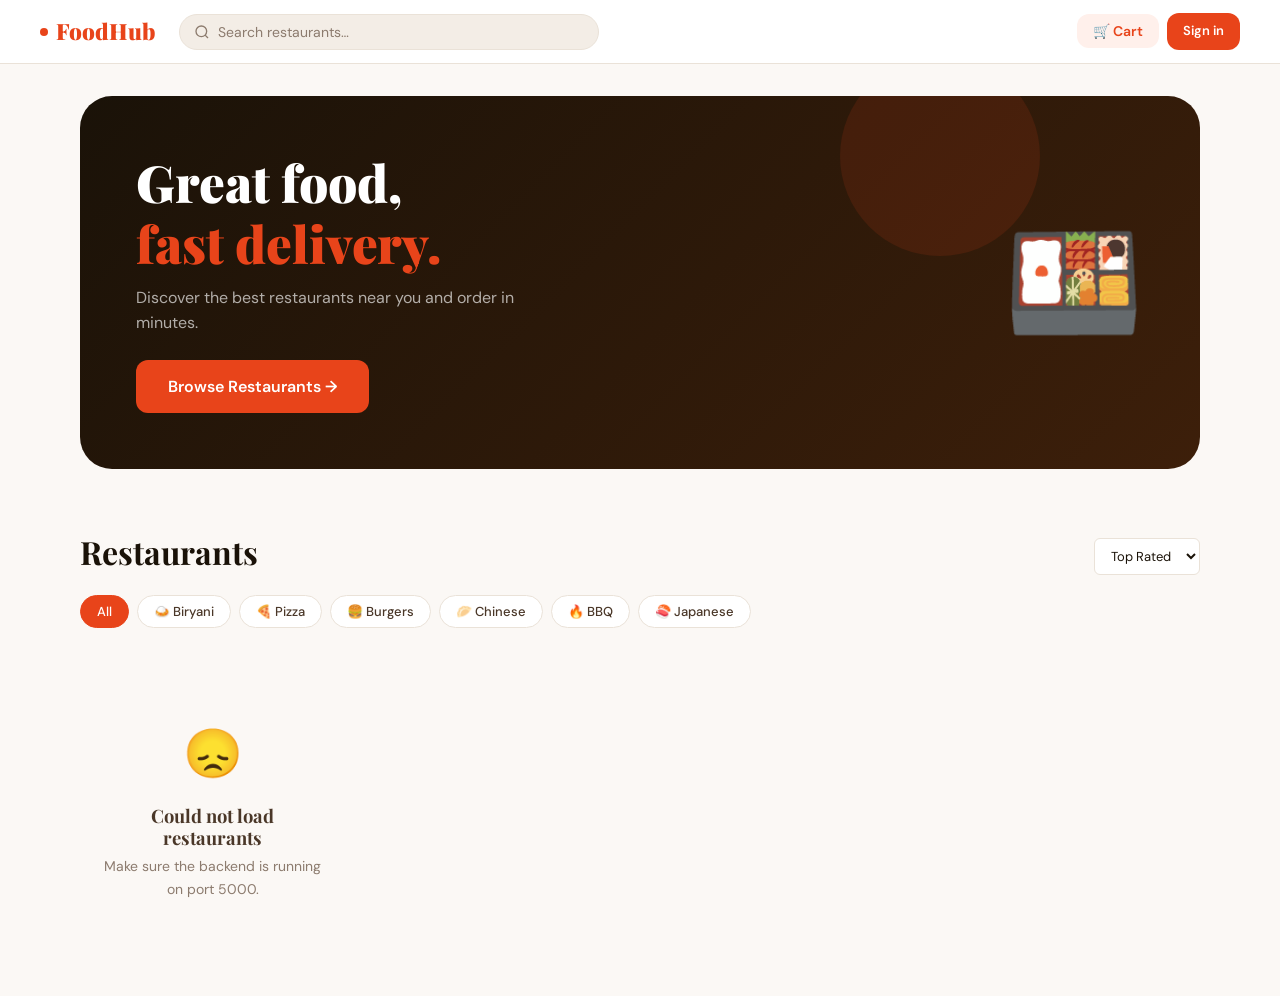
<file: index.html>
<!DOCTYPE html>
<html lang="en">
<head>
  <meta charset="UTF-8">
  <meta name="viewport" content="width=device-width, initial-scale=1.0">
  <title>FoodHub — Order food you love</title>
  <link rel="stylesheet" href="frontend/css/style.css">
</head>
<body>
<div id="app">

  <!-- Hero -->
  <section class="page" style="padding-bottom:0">
    <div class="hero">
      <div class="hero__text">
        <h1 class="hero__title">Great food,<br><span>fast delivery.</span></h1>
        <p class="hero__sub">Discover the best restaurants near you and order in minutes.</p>
        <button class="btn btn-primary btn-lg" onclick="document.getElementById('restaurants-section').scrollIntoView({behavior:'smooth'})">
          Browse Restaurants →
        </button>
      </div>
      <div class="hero__emoji">🍱</div>
    </div>
  </section>

  <!-- Restaurants section -->
  <section class="page" id="restaurants-section">
    <div class="section-heading" style="display:flex;align-items:flex-end;justify-content:space-between;flex-wrap:wrap;gap:12px">
      <div>
        <h2>Restaurants</h2>
        <p id="result-count" style="color:var(--ink-3);font-size:14px;margin-top:2px"></p>
      </div>
      <div style="display:flex;gap:8px;align-items:center">
        <select class="form-input" id="sort-select" style="width:auto;padding:8px 12px;font-size:13px">
          <option value="rating">Top Rated</option>
          <option value="name">A → Z</option>
        </select>
      </div>
    </div>

    <!-- Category chips -->
    <div class="filter-chips" id="category-chips">
      <button class="chip active" data-cat="">All</button>
      <button class="chip" data-cat="Biryani">🍛 Biryani</button>
      <button class="chip" data-cat="Pizza">🍕 Pizza</button>
      <button class="chip" data-cat="Burgers">🍔 Burgers</button>
      <button class="chip" data-cat="Chinese">🥟 Chinese</button>
      <button class="chip" data-cat="BBQ">🔥 BBQ</button>
      <button class="chip" data-cat="Japanese">🍣 Japanese</button>
    </div>

    <div id="restaurants-grid" class="restaurants-grid">
      <div class="loading-page"><div class="spinner"></div></div>
    </div>
  </section>
</div>

<script src="frontend/js/api.js"></script>
<script>
  renderNavbar('.');

  let allRestaurants = [];
  let activeCategory = '';
  let activeSort     = 'rating';

  // Read URL search param
  const urlQ = new URLSearchParams(location.search).get('q') || '';
  if (urlQ) {
    const inp = document.getElementById('nav-search-input');
    if (inp) inp.value = urlQ;
  }

  async function loadRestaurants() {
    const params = new URLSearchParams();
    if (urlQ)          params.set('q', urlQ);
    if (activeCategory) params.set('category', activeCategory);
    params.set('sort', activeSort);

    const grid = document.getElementById('restaurants-grid');
    grid.innerHTML = '<div class="loading-page"><div class="spinner"></div></div>';
    try {
      allRestaurants = await api.get(`/restaurants?${params}`);
      renderGrid(allRestaurants);
    } catch(e) {
      grid.innerHTML = `<div class="empty-state"><div class="empty-state__icon">😞</div><h3>Could not load restaurants</h3><p>Make sure the backend is running on port 5000.</p></div>`;
    }
  }

  function renderGrid(list) {
    const grid = document.getElementById('restaurants-grid');
    document.getElementById('result-count').textContent = `${list.length} restaurant${list.length !== 1 ? 's' : ''} found`;
    if (!list.length) {
      grid.innerHTML = `<div class="empty-state" style="grid-column:1/-1"><div class="empty-state__icon">🔍</div><h3>No results</h3><p>Try a different search or category.</p></div>`;
      return;
    }
    grid.innerHTML = list.map(r => `
      <div class="restaurant-card" onclick="window.location='frontend/pages/restaurant.html?id=${r.restaurant_id}'">
        <img class="restaurant-card__img" src="${r.image_url || 'https://images.unsplash.com/photo-1414235077428-338989a2e8c0?w=800&q=80'}" alt="${r.name}" loading="lazy">
        <div class="restaurant-card__body">
          <div style="display:flex;align-items:flex-start;justify-content:space-between;gap:8px;margin-bottom:6px">
            <h3 class="restaurant-card__name">${r.name}</h3>
            ${r.is_open ? '<span class="badge badge-green">Open</span>' : '<span class="badge badge-gray">Closed</span>'}
          </div>
          <div class="restaurant-card__meta">
            <span class="restaurant-card__rating">★ ${r.rating.toFixed(1)}</span>
            <span>·</span>
            <span class="restaurant-card__badge">${r.category || 'Restaurant'}</span>
            <span>·</span>
            <span>${r.location || ''}</span>
          </div>
          ${r.description ? `<p style="font-size:13px;color:var(--ink-3);margin-top:8px;line-height:1.4;display:-webkit-box;-webkit-line-clamp:2;-webkit-box-orient:vertical;overflow:hidden">${r.description}</p>` : ''}
        </div>
      </div>
    `).join('');
  }

  // Category chips
  document.getElementById('category-chips').addEventListener('click', e => {
    const chip = e.target.closest('.chip');
    if (!chip) return;
    qsa('.chip').forEach(c => c.classList.remove('active'));
    chip.classList.add('active');
    activeCategory = chip.dataset.cat;
    loadRestaurants();
  });

  // Sort
  document.getElementById('sort-select').addEventListener('change', e => {
    activeSort = e.target.value;
    loadRestaurants();
  });

  loadRestaurants();
</script>
</body>
</html>
</file>
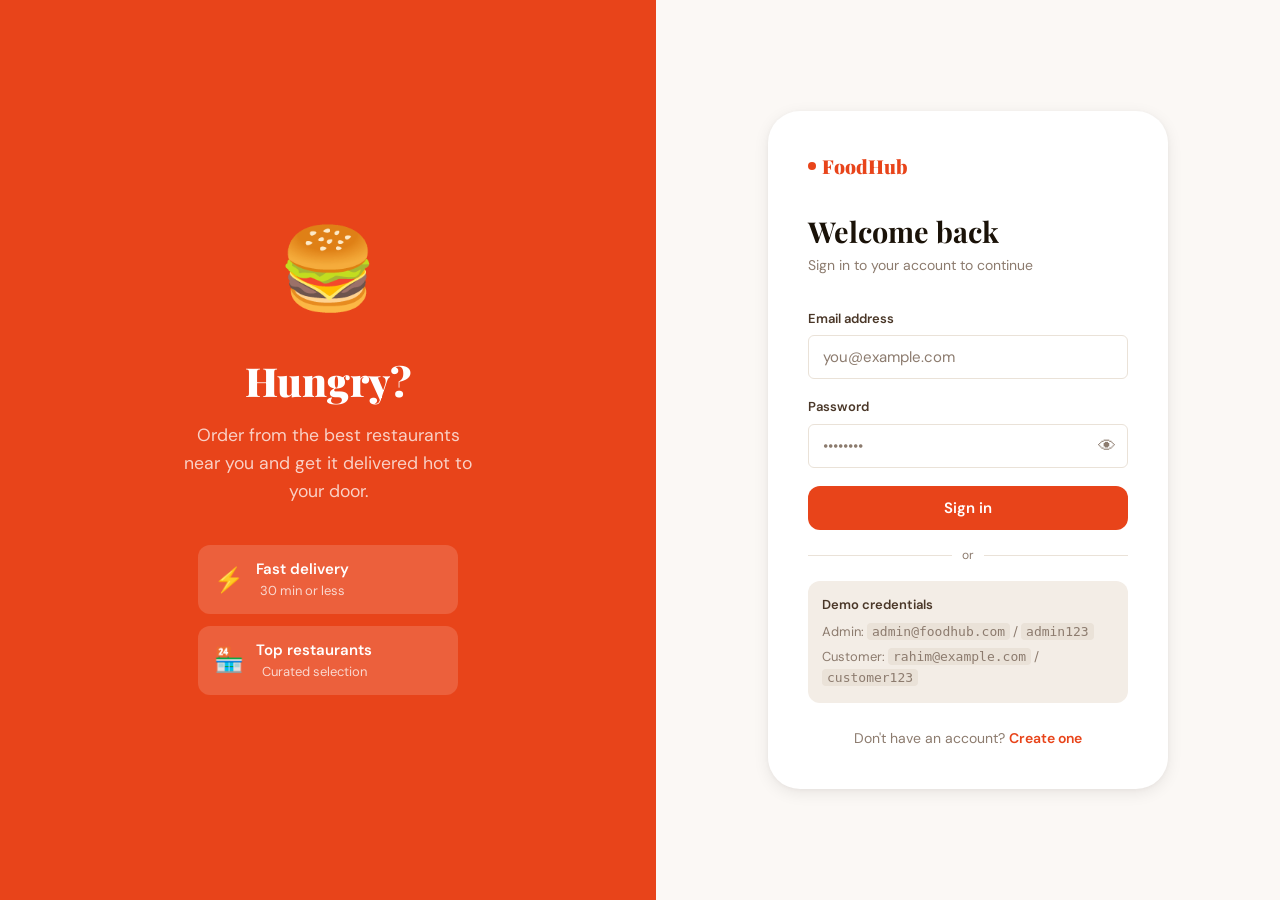
<file: frontend/pages/admin.html>
<!DOCTYPE html>
<html lang="en">
<head>
  <meta charset="UTF-8">
  <meta name="viewport" content="width=device-width, initial-scale=1.0">
  <title>Admin Panel — FoodHub</title>
  <link rel="stylesheet" href="../css/style.css">
</head>
<body>
<div class="page">
  <div style="display:flex;align-items:center;justify-content:space-between;margin-bottom:28px;flex-wrap:wrap;gap:12px">
    <div>
      <h2>Admin Panel</h2>
      <p style="color:var(--ink-3);font-size:14px;margin-top:4px">Manage restaurants, menu items and orders</p>
    </div>
    <span class="badge badge-brand" style="font-size:13px;padding:6px 14px">⚙️ Admin</span>
  </div>

  <!-- Stats -->
  <div style="display:grid;grid-template-columns:repeat(auto-fit,minmax(160px,1fr));gap:14px;margin-bottom:32px" id="stats-grid">
    <div class="admin-stat"><div class="admin-stat__val" id="s-orders">—</div><div class="admin-stat__label">Total Orders</div></div>
    <div class="admin-stat" style="border-color:var(--green)"><div class="admin-stat__val" id="s-delivered">—</div><div class="admin-stat__label">Delivered</div></div>
    <div class="admin-stat" style="border-color:var(--amber)"><div class="admin-stat__val" id="s-pending">—</div><div class="admin-stat__label">Pending</div></div>
    <div class="admin-stat" style="border-color:#7C3AED"><div class="admin-stat__val" id="s-restaurants">—</div><div class="admin-stat__label">Restaurants</div></div>
  </div>

  <!-- Tabs -->
  <div style="display:flex;gap:0;border-bottom:2px solid var(--border);margin-bottom:24px">
    <button class="admin-tab active" onclick="switchTab('orders')" id="tab-orders">Orders</button>
    <button class="admin-tab" onclick="switchTab('restaurants')" id="tab-restaurants">Restaurants</button>
    <button class="admin-tab" onclick="switchTab('items')" id="tab-items">Food Items</button>
  </div>

  <div id="tab-content">
    <div class="loading-page"><div class="spinner"></div></div>
  </div>
</div>

<!-- Restaurant modal -->
<div class="modal-overlay" id="restaurant-modal">
  <div class="modal">
    <div class="modal__head">
      <h3 id="rm-title">Add Restaurant</h3>
      <button class="modal__close" onclick="closeModal('restaurant-modal')">✕</button>
    </div>
    <form onsubmit="saveRestaurant(event)">
      <input type="hidden" id="rm-id">
      <div class="form-group"><label class="form-label">Name*</label><input class="form-input" id="rm-name" required></div>
      <div class="form-group"><label class="form-label">Location</label><input class="form-input" id="rm-location"></div>
      <div class="form-group"><label class="form-label">Category</label><input class="form-input" id="rm-category" placeholder="Biryani, Pizza, Burgers…"></div>
      <div class="form-group"><label class="form-label">Rating (0-5)</label><input class="form-input" id="rm-rating" type="number" min="0" max="5" step="0.1" value="4.0"></div>
      <div class="form-group"><label class="form-label">Image URL</label><input class="form-input" id="rm-image" placeholder="https://images.unsplash.com/…"></div>
      <div class="form-group"><label class="form-label">Description</label><textarea class="form-input" id="rm-desc" rows="2" style="resize:none"></textarea></div>
      <div style="display:flex;gap:10px;justify-content:flex-end;margin-top:8px">
        <button type="button" class="btn btn-ghost" onclick="closeModal('restaurant-modal')">Cancel</button>
        <button type="submit" class="btn btn-primary" id="rm-save-btn">Save</button>
      </div>
    </form>
  </div>
</div>

<!-- Food item modal -->
<div class="modal-overlay" id="item-modal">
  <div class="modal">
    <div class="modal__head">
      <h3 id="im-title">Add Food Item</h3>
      <button class="modal__close" onclick="closeModal('item-modal')">✕</button>
    </div>
    <form onsubmit="saveItem(event)">
      <input type="hidden" id="im-id">
      <div class="form-group">
        <label class="form-label">Restaurant*</label>
        <select class="form-input" id="im-restaurant" required style="font-size:14px"></select>
      </div>
      <div class="form-group"><label class="form-label">Name*</label><input class="form-input" id="im-name" required></div>
      <div class="form-group"><label class="form-label">Price (৳)*</label><input class="form-input" id="im-price" type="number" min="0" step="1" required></div>
      <div class="form-group"><label class="form-label">Category</label><input class="form-input" id="im-category" placeholder="Main, Sides, Drinks…"></div>
      <div class="form-group"><label class="form-label">Description</label><textarea class="form-input" id="im-desc" rows="2" style="resize:none"></textarea></div>
      <div class="form-group"><label class="form-label">Image URL</label><input class="form-input" id="im-image"></div>
      <div style="display:flex;gap:10px;justify-content:flex-end;margin-top:8px">
        <button type="button" class="btn btn-ghost" onclick="closeModal('item-modal')">Cancel</button>
        <button type="submit" class="btn btn-primary" id="im-save-btn">Save</button>
      </div>
    </form>
  </div>
</div>

<style>
  .admin-tab {
    padding: 10px 20px; font-size: 14px; font-weight: 600;
    background: none; border: none; color: var(--ink-3); cursor: pointer;
    border-bottom: 2px solid transparent; margin-bottom: -2px; transition: all .15s;
  }
  .admin-tab:hover { color: var(--ink-2); }
  .admin-tab.active { color: var(--brand); border-bottom-color: var(--brand); }
</style>

<script src="../js/api.js"></script>
<script>
  renderNavbar('..');
  if (!requireAdmin()) void 0;

  let currentTab = 'orders';
  let allRestaurantsCache = [];

  async function init() {
    await loadStats();
    switchTab('orders');
  }

  async function loadStats() {
    try {
      const [orders, restaurants] = await Promise.all([api.get('/orders'), api.get('/restaurants')]);
      document.getElementById('s-orders').textContent = orders.length;
      document.getElementById('s-delivered').textContent = orders.filter(o => o.status === 'delivered').length;
      document.getElementById('s-pending').textContent = orders.filter(o => o.status === 'pending').length;
      document.getElementById('s-restaurants').textContent = restaurants.length;
      allRestaurantsCache = restaurants;
    } catch(e) {}
  }

  function switchTab(tab) {
    currentTab = tab;
    document.querySelectorAll('.admin-tab').forEach(t => t.classList.remove('active'));
    document.getElementById(`tab-${tab}`).classList.add('active');
    loadTab(tab);
  }

  async function loadTab(tab) {
    const content = document.getElementById('tab-content');
    content.innerHTML = '<div class="loading-page"><div class="spinner"></div></div>';
    try {
      if (tab === 'orders') await renderOrders();
      else if (tab === 'restaurants') await renderRestaurants();
      else if (tab === 'items') await renderItems();
    } catch(e) {
      content.innerHTML = `<div class="empty-state"><div class="empty-state__icon">⚠️</div><h3>Error loading data</h3><p>${e.message}</p></div>`;
    }
  }

  // ── Orders tab ─────────────────────────────────────────────
  async function renderOrders() {
    const orders = await api.get('/orders');
    const content = document.getElementById('tab-content');
    if (!orders.length) {
      content.innerHTML = `<div class="empty-state"><div class="empty-state__icon">📦</div><h3>No orders yet</h3></div>`;
      return;
    }
    content.innerHTML = `
      <div style="overflow-x:auto">
        <table class="admin-table">
          <thead>
            <tr><th>Order ID</th><th>Customer</th><th>Items</th><th>Total</th><th>Status</th><th>Date</th><th>Actions</th></tr>
          </thead>
          <tbody>
            ${orders.map(o => `
              <tr>
                <td><strong>#${o.order_id}</strong></td>
                <td style="font-size:13px;color:var(--ink-3)">User #${o.user_id}</td>
                <td style="font-size:13px">${(o.items||[]).length} item(s)</td>
                <td style="font-weight:700;color:var(--brand)">৳${o.total_price.toFixed(0)}</td>
                <td><span class="badge ${`status-${o.status}`}">${statusLabel(o.status)}</span></td>
                <td style="font-size:12px;color:var(--ink-3)">${new Date(o.created_at).toLocaleDateString()}</td>
                <td>
                  <select onchange="updateOrderStatus(${o.order_id}, this.value)" style="padding:5px 8px;border-radius:6px;border:1px solid var(--border);font-size:12px;background:var(--surface);cursor:pointer">
                    <option value="">Change status</option>
                    <option value="pending">Pending</option>
                    <option value="accepted">Accepted</option>
                    <option value="preparing">Preparing</option>
                    <option value="out_for_delivery">On the way</option>
                    <option value="delivered">Delivered</option>
                    <option value="cancelled">Cancelled</option>
                  </select>
                </td>
              </tr>
            `).join('')}
          </tbody>
        </table>
      </div>`;
  }

  async function updateOrderStatus(oid, status) {
    if (!status) return;
    try {
      await api.put(`/orders/${oid}/status`, { status });
      showToast(`Order #${oid} marked as ${statusLabel(status)}`, 'success');
      renderOrders();
      loadStats();
    } catch(e) { showToast(e.message, 'error'); }
  }

  // ── Restaurants tab ────────────────────────────────────────
  async function renderRestaurants() {
    const list = await api.get('/restaurants');
    allRestaurantsCache = list;
    const content = document.getElementById('tab-content');
    content.innerHTML = `
      <div style="display:flex;justify-content:flex-end;margin-bottom:16px">
        <button class="btn btn-primary btn-sm" onclick="openRestaurantModal()">+ Add Restaurant</button>
      </div>
      <div style="overflow-x:auto">
        <table class="admin-table">
          <thead><tr><th>Name</th><th>Category</th><th>Location</th><th>Rating</th><th>Status</th><th>Actions</th></tr></thead>
          <tbody>
            ${list.map(r => `
              <tr>
                <td>
                  <div style="display:flex;align-items:center;gap:10px">
                    <img src="${r.image_url || ''}" style="width:38px;height:38px;border-radius:8px;object-fit:cover;background:var(--surface-3)">
                    <strong>${r.name}</strong>
                  </div>
                </td>
                <td><span class="badge badge-brand" style="font-size:11px">${r.category || '—'}</span></td>
                <td style="font-size:13px;color:var(--ink-3)">${r.location || '—'}</td>
                <td><span style="color:var(--amber);font-weight:600">★ ${r.rating.toFixed(1)}</span></td>
                <td>${r.is_open ? '<span class="badge badge-green">Open</span>' : '<span class="badge badge-gray">Closed</span>'}</td>
                <td>
                  <div style="display:flex;gap:6px">
                    <button class="btn btn-ghost btn-sm" onclick="editRestaurant(${JSON.stringify(r).replace(/"/g,'&quot;')})">Edit</button>
                    <button class="btn btn-danger btn-sm" onclick="deleteRestaurant(${r.restaurant_id})">Delete</button>
                  </div>
                </td>
              </tr>
            `).join('')}
          </tbody>
        </table>
      </div>`;
  }

  function openRestaurantModal(r = null) {
    document.getElementById('rm-title').textContent = r ? 'Edit Restaurant' : 'Add Restaurant';
    document.getElementById('rm-id').value       = r?.restaurant_id || '';
    document.getElementById('rm-name').value     = r?.name || '';
    document.getElementById('rm-location').value = r?.location || '';
    document.getElementById('rm-category').value = r?.category || '';
    document.getElementById('rm-rating').value   = r?.rating || 4.0;
    document.getElementById('rm-image').value    = r?.image_url || '';
    document.getElementById('rm-desc').value     = r?.description || '';
    document.getElementById('restaurant-modal').classList.add('open');
  }

  function editRestaurant(r) { openRestaurantModal(r); }

  async function saveRestaurant(e) {
    e.preventDefault();
    const id = document.getElementById('rm-id').value;
    const body = {
      name: document.getElementById('rm-name').value,
      location: document.getElementById('rm-location').value,
      category: document.getElementById('rm-category').value,
      rating: parseFloat(document.getElementById('rm-rating').value),
      image_url: document.getElementById('rm-image').value,
      description: document.getElementById('rm-desc').value,
    };
    const btn = document.getElementById('rm-save-btn');
    btn.disabled = true; btn.textContent = 'Saving…';
    try {
      if (id) await api.put(`/restaurants/${id}`, body);
      else    await api.post('/restaurants', body);
      closeModal('restaurant-modal');
      showToast(id ? 'Restaurant updated' : 'Restaurant added', 'success');
      renderRestaurants(); loadStats();
    } catch(e) { showToast(e.message, 'error'); }
    btn.disabled = false; btn.textContent = 'Save';
  }

  async function deleteRestaurant(id) {
    if (!confirm('Delete this restaurant and all its menu items?')) return;
    try {
      await api.delete(`/restaurants/${id}`);
      showToast('Restaurant deleted', 'success');
      renderRestaurants(); loadStats();
    } catch(e) { showToast(e.message, 'error'); }
  }

  // ── Food items tab ─────────────────────────────────────────
  async function renderItems() {
    const restaurants = await api.get('/restaurants');
    allRestaurantsCache = restaurants;
    // Flatten all items
    const allItems = restaurants.flatMap(r => (r.food_items || []).map(i => ({ ...i, restaurant_name: r.name })));
    const content = document.getElementById('tab-content');
    content.innerHTML = `
      <div style="display:flex;justify-content:flex-end;margin-bottom:16px">
        <button class="btn btn-primary btn-sm" onclick="openItemModal()">+ Add Food Item</button>
      </div>
      <div style="overflow-x:auto">
        <table class="admin-table">
          <thead><tr><th>Item</th><th>Restaurant</th><th>Category</th><th>Price</th><th>Available</th><th>Actions</th></tr></thead>
          <tbody>
            ${allItems.map(item => `
              <tr>
                <td>
                  <div style="display:flex;align-items:center;gap:10px">
                    <img src="${item.image_url||''}" style="width:38px;height:38px;border-radius:8px;object-fit:cover;background:var(--surface-3)">
                    <strong style="font-size:14px">${item.name}</strong>
                  </div>
                </td>
                <td style="font-size:13px;color:var(--ink-3)">${item.restaurant_name}</td>
                <td><span class="badge badge-gray" style="font-size:11px">${item.category||'—'}</span></td>
                <td style="font-weight:700;color:var(--brand)">৳${item.price.toFixed(0)}</td>
                <td>${item.is_available ? '<span class="badge badge-green">Yes</span>' : '<span class="badge badge-gray">No</span>'}</td>
                <td>
                  <div style="display:flex;gap:6px">
                    <button class="btn btn-ghost btn-sm" onclick='editItem(${JSON.stringify(item)})'>Edit</button>
                    <button class="btn btn-danger btn-sm" onclick="deleteItem(${item.food_id})">Delete</button>
                  </div>
                </td>
              </tr>
            `).join('')}
          </tbody>
        </table>
      </div>`;
  }

  function openItemModal(item = null) {
    document.getElementById('im-title').textContent = item ? 'Edit Food Item' : 'Add Food Item';
    document.getElementById('im-id').value       = item?.food_id || '';
    document.getElementById('im-name').value     = item?.name || '';
    document.getElementById('im-price').value    = item?.price || '';
    document.getElementById('im-category').value = item?.category || '';
    document.getElementById('im-desc').value     = item?.description || '';
    document.getElementById('im-image').value    = item?.image_url || '';
    // Populate restaurant dropdown
    const sel = document.getElementById('im-restaurant');
    sel.innerHTML = allRestaurantsCache.map(r =>
      `<option value="${r.restaurant_id}" ${item?.restaurant_id === r.restaurant_id ? 'selected' : ''}>${r.name}</option>`
    ).join('');
    document.getElementById('item-modal').classList.add('open');
  }

  function editItem(item) { openItemModal(item); }

  async function saveItem(e) {
    e.preventDefault();
    const id  = document.getElementById('im-id').value;
    const rid = document.getElementById('im-restaurant').value;
    const body = {
      name: document.getElementById('im-name').value,
      price: parseFloat(document.getElementById('im-price').value),
      category: document.getElementById('im-category').value,
      description: document.getElementById('im-desc').value,
      image_url: document.getElementById('im-image').value,
    };
    const btn = document.getElementById('im-save-btn');
    btn.disabled = true; btn.textContent = 'Saving…';
    try {
      if (id) await api.put(`/restaurants/items/${id}`, body);
      else    await api.post(`/restaurants/${rid}/items`, body);
      closeModal('item-modal');
      showToast(id ? 'Item updated' : 'Item added', 'success');
      renderItems();
    } catch(e) { showToast(e.message, 'error'); }
    btn.disabled = false; btn.textContent = 'Save';
  }

  async function deleteItem(id) {
    if (!confirm('Delete this food item?')) return;
    try {
      await api.delete(`/restaurants/items/${id}`);
      showToast('Item deleted', 'success');
      renderItems();
    } catch(e) { showToast(e.message, 'error'); }
  }

  function closeModal(id) { document.getElementById(id).classList.remove('open'); }

  init();
</script>
</body>
</html>
</file>
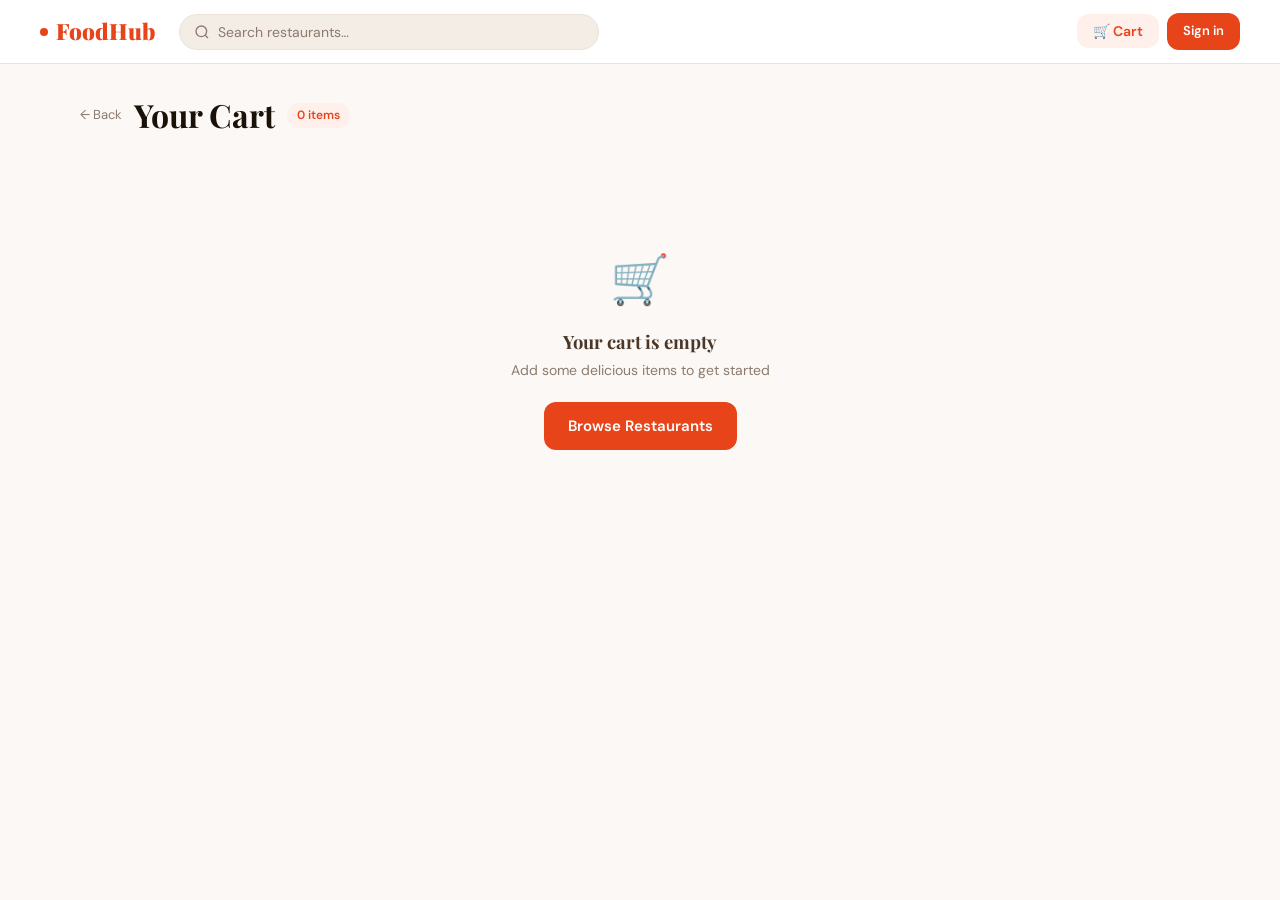
<file: frontend/pages/cart.html>
<!DOCTYPE html>
<html lang="en">
<head>
  <meta charset="UTF-8">
  <meta name="viewport" content="width=device-width, initial-scale=1.0">
  <title>Cart — FoodHub</title>
  <link rel="stylesheet" href="../css/style.css">
</head>
<body>
<div id="app" class="page">
  <div style="display:flex;align-items:center;gap:12px;margin-bottom:28px">
    <a href="../index.html" style="color:var(--ink-3);font-size:13px;display:flex;align-items:center;gap:4px">← Back</a>
    <h2>Your Cart</h2>
    <span id="item-count" class="badge badge-brand"></span>
  </div>

  <div id="cart-layout" style="display:grid;grid-template-columns:1fr min(360px,100%);gap:24px;align-items:start">
    <!-- Items -->
    <div>
      <div id="cart-items-list"></div>
    </div>

    <!-- Summary + Checkout -->
    <div id="order-summary">
      <!-- Rendered by JS -->
    </div>
  </div>
</div>

<!-- Order success modal -->
<div class="modal-overlay" id="success-modal">
  <div class="modal" style="text-align:center">
    <div style="font-size:3.5rem;margin-bottom:1rem">🎉</div>
    <h2 style="margin-bottom:8px">Order Placed!</h2>
    <p style="color:var(--ink-3);margin-bottom:1.5rem;font-size:15px">Your order is confirmed and is being prepared. You can track it in My Orders.</p>
    <div style="display:flex;gap:10px;justify-content:center">
      <button class="btn btn-primary" onclick="window.location='orders.html'">Track Order</button>
      <button class="btn btn-ghost" onclick="window.location='../index.html'">Back to Home</button>
    </div>
  </div>
</div>

<script src="../js/api.js"></script>
<script>
  renderNavbar('..');

  function render() {
    const cart = getCart();
    const count = document.getElementById('item-count');
    count.textContent = `${cart.length} item${cart.length !== 1 ? 's' : ''}`;

    if (!cart.length) {
      document.getElementById('cart-layout').innerHTML = `
        <div class="empty-state" style="grid-column:1/-1;padding:80px 0">
          <div class="empty-state__icon">🛒</div>
          <h3>Your cart is empty</h3>
          <p>Add some delicious items to get started</p>
          <a href="../index.html" class="btn btn-primary" style="margin-top:20px;display:inline-flex">Browse Restaurants</a>
        </div>`;
      return;
    }

    renderItems(cart);
    renderSummary(cart);
  }

  function renderItems(cart) {
    document.getElementById('cart-items-list').innerHTML = cart.map(ci => `
      <div class="card" style="margin-bottom:12px;border-radius:var(--radius-md);box-shadow:var(--shadow-sm)">
        <div style="display:flex;gap:16px;padding:16px;align-items:flex-start">
          <img src="${ci.image_url || 'https://images.unsplash.com/photo-1546069901-ba9599a7e63c?w=200&q=80'}" 
               alt="${ci.name}" style="width:80px;height:80px;border-radius:var(--radius-sm);object-fit:cover;flex-shrink:0">
          <div style="flex:1">
            <div style="font-weight:700;font-size:15px;margin-bottom:3px">${ci.name}</div>
            <div style="font-size:13px;color:var(--ink-3);margin-bottom:12px">৳${ci.price.toFixed(0)} each</div>
            <div style="display:flex;align-items:center;justify-content:space-between">
              <div class="food-card__qty">
                <button onclick="changeQty(${ci.food_id}, -1)">−</button>
                <span id="qty-${ci.food_id}">${ci.quantity}</span>
                <button onclick="changeQty(${ci.food_id}, +1)">+</button>
              </div>
              <div style="font-weight:700;color:var(--brand);font-size:16px" id="subtotal-${ci.food_id}">
                ৳${(ci.price * ci.quantity).toFixed(0)}
              </div>
            </div>
          </div>
          <button onclick="removeItem(${ci.food_id})" style="color:var(--ink-3);font-size:16px;background:none;border:none;cursor:pointer;padding:4px;transition:color .15s;flex-shrink:0" onmouseover="this.style.color='#b91c1c'" onmouseout="this.style.color='var(--ink-3)'">✕</button>
        </div>
      </div>
    `).join('');
  }

  function renderSummary(cart) {
    const delivery = 50;
    const subtotal = cartTotal();
    const total    = subtotal + delivery;
    const user     = getUser();

    document.getElementById('order-summary').innerHTML = `
      <div class="card" style="padding:24px;border-radius:var(--radius-lg);position:sticky;top:calc(var(--nav-h) + 16px)">
        <h3 style="font-size:1.1rem;margin-bottom:16px">Order Summary</h3>
        
        ${cart.map(ci => `
          <div style="display:flex;justify-content:space-between;font-size:13px;color:var(--ink-3);margin-bottom:6px">
            <span>${ci.name} × ${ci.quantity}</span>
            <span>৳${(ci.price * ci.quantity).toFixed(0)}</span>
          </div>
        `).join('')}

        <div style="border-top:1px dashed var(--border);margin:14px 0;padding-top:14px">
          <div style="display:flex;justify-content:space-between;font-size:14px;margin-bottom:8px">
            <span>Subtotal</span><span>৳${subtotal.toFixed(0)}</span>
          </div>
          <div style="display:flex;justify-content:space-between;font-size:14px;margin-bottom:8px;color:var(--ink-3)">
            <span>Delivery fee</span><span>৳${delivery}</span>
          </div>
          <div style="display:flex;justify-content:space-between;font-size:17px;font-weight:700;margin-top:10px;padding-top:10px;border-top:1px solid var(--border)">
            <span>Total</span><span style="color:var(--brand)">৳${total.toFixed(0)}</span>
          </div>
        </div>

        <div style="background:var(--surface-3);border-radius:var(--radius-md);padding:14px;margin-bottom:16px">
          <div style="font-size:12px;font-weight:600;color:var(--ink-2);margin-bottom:10px">Delivery details</div>
          <div class="form-group" style="margin-bottom:10px">
            <label class="form-label" style="font-size:12px">Delivery address</label>
            <textarea class="form-input" id="delivery-addr" rows="2" placeholder="Street, area, city…" style="resize:none">${user?.address || ''}</textarea>
          </div>
          <div class="form-group" style="margin-bottom:0">
            <label class="form-label" style="font-size:12px">Payment method</label>
            <select class="form-input" id="payment-method" style="font-size:14px;padding:9px 12px">
              <option value="cash_on_delivery">💵 Cash on Delivery</option>
            </select>
          </div>
        </div>

        ${isLoggedIn()
          ? `<button class="btn btn-primary btn-full btn-lg" onclick="placeOrder()">Place Order · ৳${total.toFixed(0)}</button>`
          : `<a href="login.html" class="btn btn-primary btn-full btn-lg" style="display:block;text-align:center">Sign in to Order</a>`
        }

        <div style="display:flex;align-items:center;gap:6px;justify-content:center;margin-top:12px;font-size:12px;color:var(--ink-3)">
          🔒 Secure · No hidden charges
        </div>
      </div>
    `;
  }

  function changeQty(food_id, delta) {
    const cart = getCart();
    const item = cart.find(c => c.food_id === food_id);
    if (!item) return;
    item.quantity += delta;
    if (item.quantity <= 0) { removeFromCart(food_id); render(); return; }
    saveCart(cart);
    const qtyEl = document.getElementById(`qty-${food_id}`);
    const subEl = document.getElementById(`subtotal-${food_id}`);
    if (qtyEl) qtyEl.textContent = item.quantity;
    if (subEl) subEl.textContent = `৳${(item.price * item.quantity).toFixed(0)}`;
    renderSummary(getCart());
  }

  function removeItem(food_id) {
    removeFromCart(food_id);
    render();
  }

  async function placeOrder() {
    const addr = document.getElementById('delivery-addr')?.value?.trim();
    const pm   = document.getElementById('payment-method')?.value;
    if (!addr) { showToast('Please enter your delivery address', 'error'); return; }

    const btn = document.querySelector('.btn-primary[onclick="placeOrder()"]');
    if (btn) { btn.disabled = true; btn.textContent = 'Placing order…'; }

    try {
      const cart = getCart();
      await api.post('/orders', {
        items: cart.map(ci => ({ food_id: ci.food_id, quantity: ci.quantity })),
        delivery_address: addr,
        payment_method: pm
      });
      clearCart();
      document.getElementById('success-modal').classList.add('open');
    } catch(e) {
      showToast(e.message || 'Failed to place order', 'error');
      if (btn) { btn.disabled = false; btn.textContent = `Place Order · ৳${(cartTotal() + 50).toFixed(0)}`; }
    }
  }

  render();
</script>
</body>
</html>
</file>
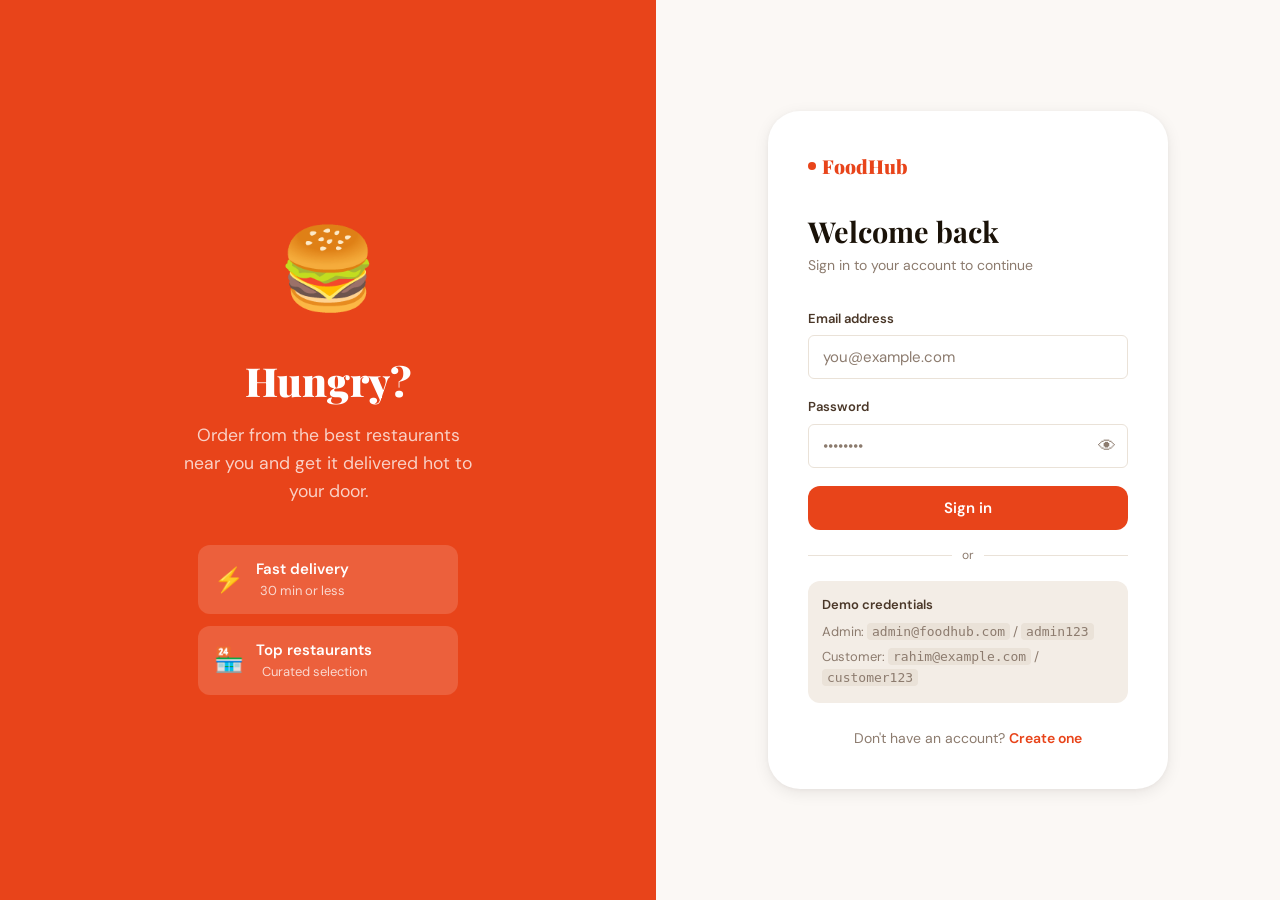
<file: frontend/pages/login.html>
<!DOCTYPE html>
<html lang="en">
<head>
  <meta charset="UTF-8">
  <meta name="viewport" content="width=device-width, initial-scale=1.0">
  <title>Sign In — FoodHub</title>
  <link rel="stylesheet" href="../css/style.css">
</head>
<body>
<div class="auth-page">
  <div class="auth-page__left">
    <div style="text-align:center">
      <div style="font-size:5rem;margin-bottom:1.5rem">🍔</div>
      <h1 style="color:white;font-size:2.5rem;margin-bottom:1rem">Hungry?</h1>
      <p style="color:rgba(255,255,255,.75);font-size:1.1rem;max-width:300px;margin:0 auto">
        Order from the best restaurants near you and get it delivered hot to your door.
      </p>
      <div style="margin-top:2.5rem;display:flex;flex-direction:column;gap:12px;max-width:260px;margin-inline:auto">
        <div style="background:rgba(255,255,255,.15);border-radius:12px;padding:12px 16px;display:flex;align-items:center;gap:12px;color:white">
          <span style="font-size:1.5rem">⚡</span>
          <div><div style="font-weight:600">Fast delivery</div><div style="font-size:13px;opacity:.75">30 min or less</div></div>
        </div>
        <div style="background:rgba(255,255,255,.15);border-radius:12px;padding:12px 16px;display:flex;align-items:center;gap:12px;color:white">
          <span style="font-size:1.5rem">🏪</span>
          <div><div style="font-weight:600">Top restaurants</div><div style="font-size:13px;opacity:.75">Curated selection</div></div>
        </div>
      </div>
    </div>
  </div>

  <div class="auth-page__right">
    <div class="auth-form">
      <a href="../index.html" style="display:inline-flex;align-items:center;gap:6px;font-size:1.2rem;font-family:'Playfair Display',serif;font-weight:900;color:var(--brand);margin-bottom:2rem;text-decoration:none">
        <span style="width:8px;height:8px;border-radius:50%;background:var(--brand);display:inline-block"></span>
        FoodHub
      </a>
      <h2 class="auth-form__title">Welcome back</h2>
      <p class="auth-form__sub">Sign in to your account to continue</p>

      <div id="error-msg" style="display:none;background:#fee2e2;color:#b91c1c;padding:10px 14px;border-radius:8px;font-size:13px;margin-bottom:16px"></div>

      <div class="form-group">
        <label class="form-label">Email address</label>
        <input class="form-input" type="email" id="email" placeholder="you@example.com" autocomplete="email">
      </div>
      <div class="form-group">
        <label class="form-label">Password</label>
        <div style="position:relative">
          <input class="form-input" type="password" id="password" placeholder="••••••••" autocomplete="current-password" style="padding-right:44px">
          <button type="button" onclick="togglePwd()" style="position:absolute;right:12px;top:50%;transform:translateY(-50%);background:none;border:none;color:var(--ink-3);font-size:18px;cursor:pointer;line-height:1" id="eye-btn">👁</button>
        </div>
      </div>

      <button class="btn btn-primary btn-full" id="login-btn" onclick="doLogin()">Sign in</button>

      <div class="auth-divider"><span>or</span></div>

      <div style="background:var(--surface-3);border-radius:var(--radius-md);padding:14px;font-size:13px;color:var(--ink-3)">
        <div style="font-weight:600;color:var(--ink-2);margin-bottom:6px">Demo credentials</div>
        <div>Admin: <code style="background:var(--border);padding:1px 5px;border-radius:4px">admin@foodhub.com</code> / <code style="background:var(--border);padding:1px 5px;border-radius:4px">admin123</code></div>
        <div style="margin-top:4px">Customer: <code style="background:var(--border);padding:1px 5px;border-radius:4px">rahim@example.com</code> / <code style="background:var(--border);padding:1px 5px;border-radius:4px">customer123</code></div>
      </div>

      <p style="text-align:center;font-size:14px;color:var(--ink-3);margin-top:1.5rem">
        Don't have an account? <a href="signup.html" style="color:var(--brand);font-weight:600">Create one</a>
      </p>
    </div>
  </div>
</div>

<script src="../js/api.js"></script>
<script>
  if (isLoggedIn()) window.location = '../index.html';

  function togglePwd() {
    const inp = document.getElementById('password');
    inp.type = inp.type === 'password' ? 'text' : 'password';
  }

  document.addEventListener('keydown', e => { if (e.key === 'Enter') doLogin(); });

  async function doLogin() {
    const email    = document.getElementById('email').value.trim();
    const password = document.getElementById('password').value;
    const errEl    = document.getElementById('error-msg');
    const btn      = document.getElementById('login-btn');

    errEl.style.display = 'none';
    if (!email || !password) { errEl.textContent = 'Please fill in all fields.'; errEl.style.display = 'block'; return; }

    btn.disabled = true; btn.textContent = 'Signing in…';
    try {
      const data = await api.post('/auth/login', { email, password });
      saveAuth(data.token, data.user);
      window.location = '../index.html';
    } catch(e) {
      errEl.textContent = e.message || 'Invalid credentials';
      errEl.style.display = 'block';
      btn.disabled = false; btn.textContent = 'Sign in';
    }
  }
</script>
</body>
</html>
</file>
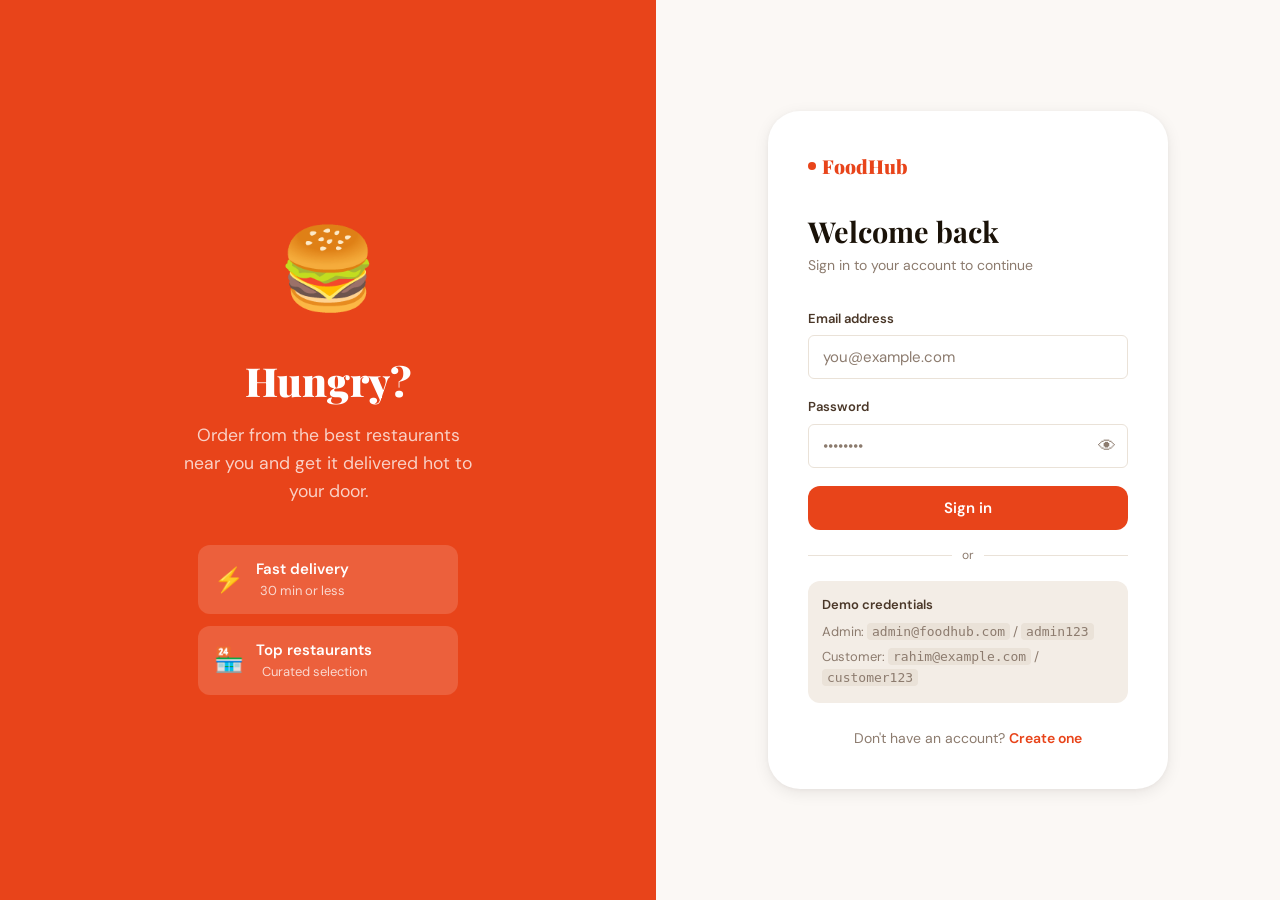
<file: frontend/pages/orders.html>
<!DOCTYPE html>
<html lang="en">
<head>
  <meta charset="UTF-8">
  <meta name="viewport" content="width=device-width, initial-scale=1.0">
  <title>My Orders — FoodHub</title>
  <link rel="stylesheet" href="../css/style.css">
</head>
<body>
<div class="page">
  <div style="display:flex;align-items:center;gap:12px;margin-bottom:28px;flex-wrap:wrap">
    <h2>My Orders</h2>
    <span id="orders-count" class="badge badge-brand"></span>
  </div>

  <div id="orders-list">
    <div class="loading-page"><div class="spinner"></div></div>
  </div>
</div>

<script src="../js/api.js"></script>
<script>
  renderNavbar('..');
  if (!requireAuth()) void 0;

  const STEPS = ['pending','accepted','preparing','out_for_delivery','delivered'];

  async function loadOrders() {
    try {
      const orders = await api.get('/orders/my');
      const el = document.getElementById('orders-list');
      document.getElementById('orders-count').textContent = `${orders.length} order${orders.length !== 1 ? 's' : ''}`;

      if (!orders.length) {
        el.innerHTML = `<div class="empty-state"><div class="empty-state__icon">📦</div><h3>No orders yet</h3><p>Your order history will appear here.</p><a href="../index.html" class="btn btn-primary" style="margin-top:20px;display:inline-flex">Order Now</a></div>`;
        return;
      }

      el.innerHTML = orders.map(o => {
        const stepIdx    = STEPS.indexOf(o.status);
        const isCancelled = o.status === 'cancelled';
        const progressHTML = isCancelled ? '' : `
          <div class="order-progress" style="margin:20px 0">
            ${STEPS.map((step, i) => {
              const isDone   = i < stepIdx;
              const isActive = i === stepIdx;
              const labels   = ['Placed','Accepted','Preparing','On the way','Delivered'];
              return `
                ${i > 0 ? `<div class="order-progress__line${isDone ? ' done' : ''}"></div>` : ''}
                <div class="order-progress__step">
                  <div class="order-progress__dot${isDone ? ' done' : ''}${isActive ? ' active' : ''}"></div>
                  <div class="order-progress__label">${labels[i]}</div>
                </div>`;
            }).join('')}
          </div>`;

        const itemsList = (o.items || []).map(item =>
          `<div style="display:flex;align-items:center;gap:10px;padding:8px 0;border-bottom:1px solid var(--border)">
            <img src="${item.food_image || 'https://images.unsplash.com/photo-1546069901-ba9599a7e63c?w=100&q=80'}" alt="${item.food_name}" style="width:42px;height:42px;border-radius:6px;object-fit:cover;flex-shrink:0">
            <div style="flex:1">
              <div style="font-size:14px;font-weight:600">${item.food_name || '—'}</div>
              <div style="font-size:12px;color:var(--ink-3)">Qty ${item.quantity} · ৳${item.unit_price} each</div>
            </div>
            <div style="font-weight:700;font-size:14px">৳${item.subtotal}</div>
          </div>`
        ).join('');

        return `
          <div class="order-card" id="order-${o.order_id}">
            <div class="order-card__head">
              <div>
                <div class="order-card__id">Order #${o.order_id}</div>
                <div class="order-card__date">${formatDate(o.created_at)}</div>
              </div>
              <div style="text-align:right">
                <span class="badge ${`status-${o.status}`}">${statusLabel(o.status)}</span>
                <div style="font-size:18px;font-weight:700;margin-top:6px;color:var(--brand)">৳${o.total_price.toFixed(0)}</div>
              </div>
            </div>

            ${progressHTML}

            <div style="margin-bottom:14px">
              ${itemsList}
            </div>

            <div style="display:flex;align-items:center;gap:10px;flex-wrap:wrap">
              <div style="font-size:13px;color:var(--ink-3);flex:1">
                📍 ${o.delivery_address || '—'} · 💵 ${o.payment_method === 'cash_on_delivery' ? 'Cash on Delivery' : o.payment_method}
              </div>
              <a href="../index.html" class="btn btn-ghost btn-sm">Reorder</a>
            </div>
          </div>`;
      }).join('');

    } catch(e) {
      document.getElementById('orders-list').innerHTML =
        `<div class="empty-state"><div class="empty-state__icon">⚠️</div><h3>Could not load orders</h3><p>${e.message}</p></div>`;
    }
  }

  loadOrders();
  // Poll for status updates every 30 seconds
  setInterval(loadOrders, 30000);
</script>
</body>
</html>
</file>
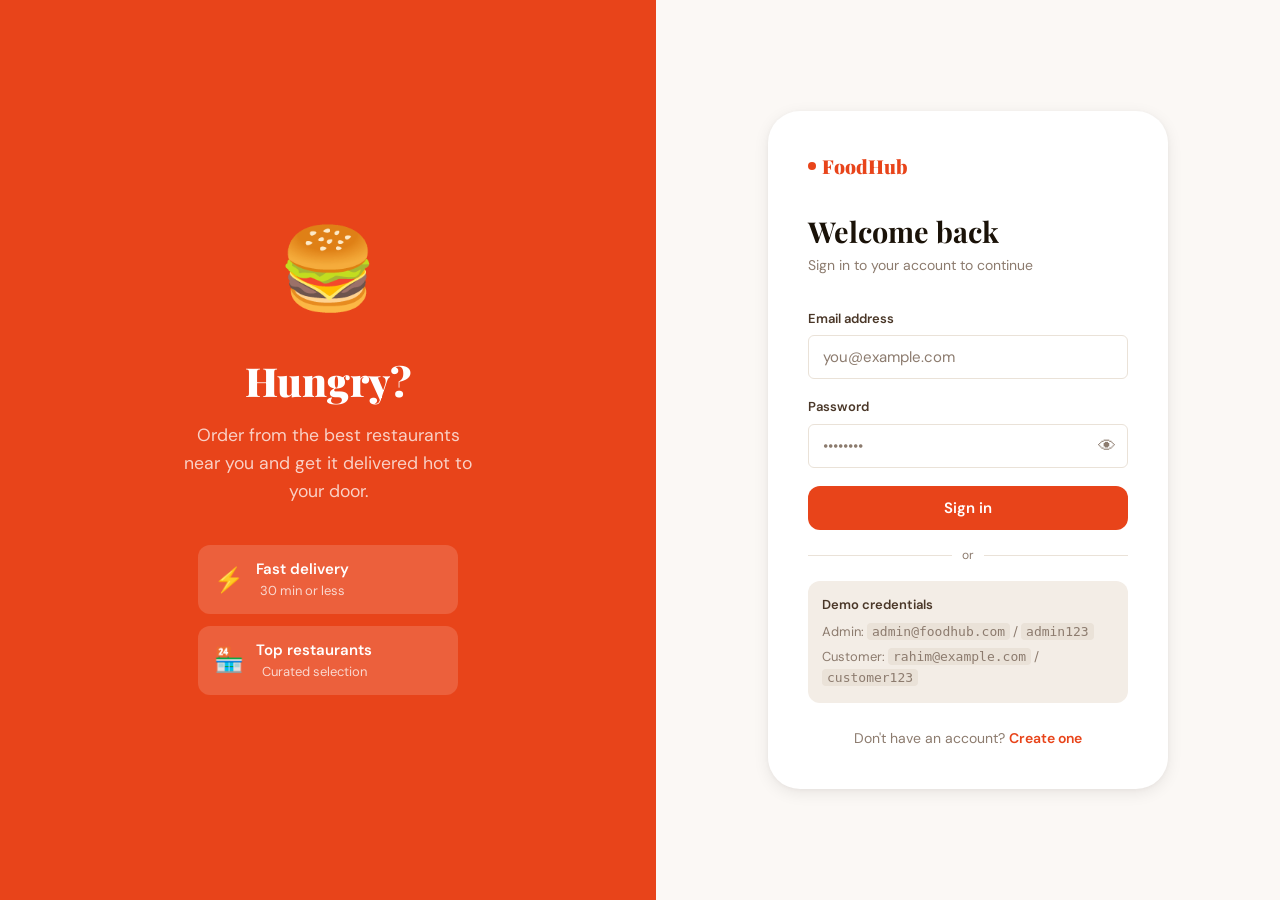
<file: frontend/pages/profile.html>
<!DOCTYPE html>
<html lang="en">
<head>
  <meta charset="UTF-8">
  <meta name="viewport" content="width=device-width, initial-scale=1.0">
  <title>My Profile — FoodHub</title>
  <link rel="stylesheet" href="../css/style.css">
</head>
<body>
<div class="page" style="max-width:720px">

  <div style="display:flex;align-items:center;gap:12px;margin-bottom:28px">
    <a href="../index.html" style="color:var(--ink-3);font-size:13px">← Back</a>
    <h2>My Profile</h2>
  </div>

  <!-- Avatar + name card -->
  <div class="card" style="padding:28px;margin-bottom:20px;display:flex;align-items:center;gap:20px;flex-wrap:wrap">
    <div id="avatar-circle" style="width:72px;height:72px;border-radius:50%;background:var(--brand);display:flex;align-items:center;justify-content:center;font-size:2rem;font-family:'Playfair Display',serif;font-weight:700;color:white;flex-shrink:0">?</div>
    <div style="flex:1">
      <div id="profile-name" style="font-size:1.4rem;font-family:'Playfair Display',serif;font-weight:700">—</div>
      <div id="profile-email" style="color:var(--ink-3);font-size:14px;margin-top:2px">—</div>
      <div id="profile-role" style="margin-top:6px"></div>
    </div>
    <div style="display:flex;gap:8px">
      <a href="orders.html" class="btn btn-ghost btn-sm">📦 My Orders</a>
    </div>
  </div>

  <!-- Edit form -->
  <div class="card" style="padding:28px;margin-bottom:20px">
    <h3 style="margin-bottom:20px;font-size:1rem">Personal Information</h3>

    <div id="success-banner" style="display:none;background:var(--green-bg);color:var(--green);padding:10px 14px;border-radius:8px;font-size:13px;margin-bottom:16px">
      ✅ Profile updated successfully
    </div>
    <div id="error-banner" style="display:none;background:#fee2e2;color:#b91c1c;padding:10px 14px;border-radius:8px;font-size:13px;margin-bottom:16px"></div>

    <div style="display:grid;grid-template-columns:1fr 1fr;gap:16px">
      <div class="form-group" style="margin:0">
        <label class="form-label">Full name</label>
        <input class="form-input" id="field-name" type="text" placeholder="Your name">
      </div>
      <div class="form-group" style="margin:0">
        <label class="form-label">Email address</label>
        <input class="form-input" id="field-email" type="email" disabled style="background:var(--surface-3);color:var(--ink-3)">
      </div>
      <div class="form-group" style="margin:0">
        <label class="form-label">Phone number</label>
        <input class="form-input" id="field-phone" type="tel" placeholder="01700000000">
      </div>
      <div class="form-group" style="margin:0;grid-column:1/-1">
        <label class="form-label">Default delivery address</label>
        <textarea class="form-input" id="field-address" rows="2" style="resize:none" placeholder="Street, area, city…"></textarea>
      </div>
    </div>

    <div style="display:flex;justify-content:flex-end;margin-top:20px">
      <button class="btn btn-primary" id="save-btn" onclick="saveProfile()">Save Changes</button>
    </div>
  </div>

  <!-- Change password -->
  <div class="card" style="padding:28px;margin-bottom:20px">
    <h3 style="margin-bottom:6px;font-size:1rem">Change Password</h3>
    <p style="color:var(--ink-3);font-size:13px;margin-bottom:20px">Leave blank to keep your current password</p>

    <div id="pwd-error" style="display:none;background:#fee2e2;color:#b91c1c;padding:10px 14px;border-radius:8px;font-size:13px;margin-bottom:16px"></div>

    <div style="display:grid;grid-template-columns:1fr 1fr;gap:16px">
      <div class="form-group" style="margin:0">
        <label class="form-label">New password</label>
        <input class="form-input" id="new-pwd" type="password" placeholder="Min. 6 characters">
      </div>
      <div class="form-group" style="margin:0">
        <label class="form-label">Confirm new password</label>
        <input class="form-input" id="confirm-pwd" type="password" placeholder="Repeat password">
      </div>
    </div>
    <p style="font-size:12px;color:var(--ink-3);margin-top:6px">⚠ Password change is shown as UI-only in this portfolio demo.</p>
  </div>

  <!-- Danger zone -->
  <div class="card" style="padding:28px;border:1.5px solid #fee2e2">
    <h3 style="font-size:1rem;color:#b91c1c;margin-bottom:6px">Sign Out</h3>
    <p style="font-size:13px;color:var(--ink-3);margin-bottom:16px">You will be redirected to the login page.</p>
    <button class="btn btn-danger" onclick="doLogout('..')">Sign Out</button>
  </div>

</div>

<script src="../js/api.js"></script>
<script>
  renderNavbar('..');
  if (!requireAuth()) void 0;

  async function loadProfile() {
    try {
      const user = await api.get('/auth/me');
      // Update stored user
      saveAuth(getToken(), user);
      // Render
      const initials = user.name.split(' ').map(w => w[0]).join('').slice(0, 2).toUpperCase();
      document.getElementById('avatar-circle').textContent = initials;
      document.getElementById('profile-name').textContent  = user.name;
      document.getElementById('profile-email').textContent = user.email;
      document.getElementById('profile-role').innerHTML    =
        user.role === 'admin'
          ? '<span class="badge badge-brand">⚙️ Admin</span>'
          : '<span class="badge badge-green">👤 Customer</span>';
      document.getElementById('field-name').value    = user.name || '';
      document.getElementById('field-email').value   = user.email || '';
      document.getElementById('field-phone').value   = user.phone || '';
      document.getElementById('field-address').value = user.address || '';
    } catch(e) {
      showToast('Could not load profile', 'error');
    }
  }

  async function saveProfile() {
    const name    = document.getElementById('field-name').value.trim();
    const phone   = document.getElementById('field-phone').value.trim();
    const address = document.getElementById('field-address').value.trim();
    const errEl   = document.getElementById('error-banner');
    const okEl    = document.getElementById('success-banner');
    const btn     = document.getElementById('save-btn');

    errEl.style.display = 'none';
    okEl.style.display  = 'none';
    if (!name) { errEl.textContent = 'Name is required.'; errEl.style.display = 'block'; return; }

    btn.disabled = true; btn.textContent = 'Saving…';
    try {
      const updated = await api.put('/auth/me', { name, phone, address });
      saveAuth(getToken(), updated);
      okEl.style.display = 'block';
      document.getElementById('profile-name').textContent  = updated.name;
      const initials = updated.name.split(' ').map(w => w[0]).join('').slice(0, 2).toUpperCase();
      document.getElementById('avatar-circle').textContent = initials;
      setTimeout(() => { okEl.style.display = 'none'; }, 3000);
    } catch(e) {
      errEl.textContent   = e.message || 'Update failed';
      errEl.style.display = 'block';
    }
    btn.disabled = false; btn.textContent = 'Save Changes';
  }

  loadProfile();
</script>
</body>
</html>
</file>
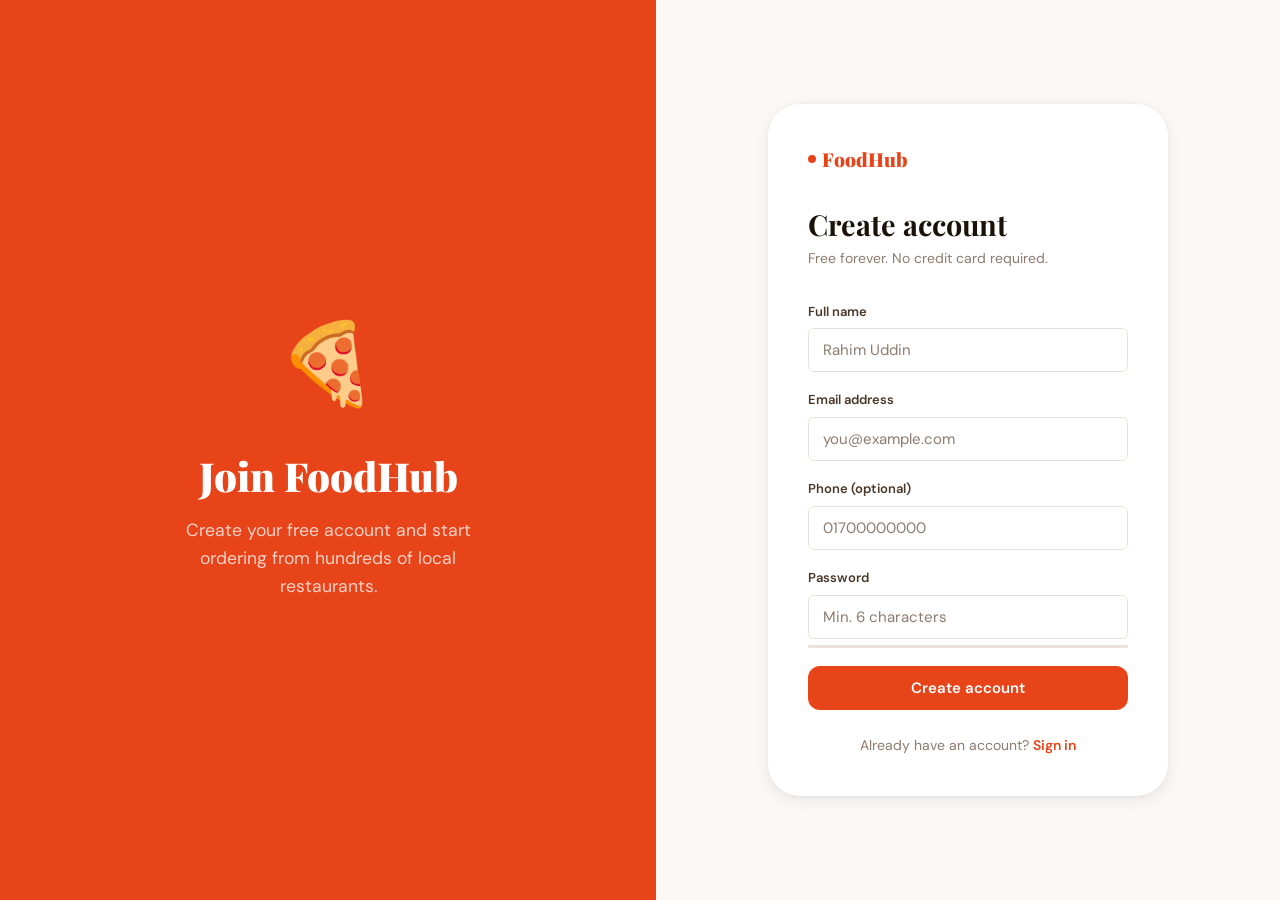
<file: frontend/pages/signup.html>
<!DOCTYPE html>
<html lang="en">
<head>
  <meta charset="UTF-8">
  <meta name="viewport" content="width=device-width, initial-scale=1.0">
  <title>Create Account — FoodHub</title>
  <link rel="stylesheet" href="../css/style.css">
</head>
<body>
<div class="auth-page">
  <div class="auth-page__left">
    <div style="text-align:center">
      <div style="font-size:5rem;margin-bottom:1.5rem">🍕</div>
      <h1 style="color:white;font-size:2.5rem;margin-bottom:1rem">Join FoodHub</h1>
      <p style="color:rgba(255,255,255,.75);font-size:1.1rem;max-width:300px;margin:0 auto">
        Create your free account and start ordering from hundreds of local restaurants.
      </p>
    </div>
  </div>

  <div class="auth-page__right">
    <div class="auth-form">
      <a href="../index.html" style="display:inline-flex;align-items:center;gap:6px;font-size:1.2rem;font-family:'Playfair Display',serif;font-weight:900;color:var(--brand);margin-bottom:2rem;text-decoration:none">
        <span style="width:8px;height:8px;border-radius:50%;background:var(--brand);display:inline-block"></span>
        FoodHub
      </a>
      <h2 class="auth-form__title">Create account</h2>
      <p class="auth-form__sub">Free forever. No credit card required.</p>

      <div id="error-msg" style="display:none;background:#fee2e2;color:#b91c1c;padding:10px 14px;border-radius:8px;font-size:13px;margin-bottom:16px"></div>

      <div class="form-group">
        <label class="form-label">Full name</label>
        <input class="form-input" type="text" id="name" placeholder="Rahim Uddin" autocomplete="name">
      </div>
      <div class="form-group">
        <label class="form-label">Email address</label>
        <input class="form-input" type="email" id="email" placeholder="you@example.com" autocomplete="email">
      </div>
      <div class="form-group">
        <label class="form-label">Phone (optional)</label>
        <input class="form-input" type="tel" id="phone" placeholder="01700000000">
      </div>
      <div class="form-group">
        <label class="form-label">Password</label>
        <input class="form-input" type="password" id="password" placeholder="Min. 6 characters" autocomplete="new-password">
        <div id="pwd-strength" style="height:3px;border-radius:2px;background:var(--border);margin-top:6px;transition:all .3s"><div id="pwd-bar" style="height:100%;border-radius:2px;width:0;transition:all .3s"></div></div>
      </div>

      <button class="btn btn-primary btn-full" id="signup-btn" onclick="doSignup()">Create account</button>

      <p style="text-align:center;font-size:14px;color:var(--ink-3);margin-top:1.5rem">
        Already have an account? <a href="login.html" style="color:var(--brand);font-weight:600">Sign in</a>
      </p>
    </div>
  </div>
</div>

<script src="../js/api.js"></script>
<script>
  if (isLoggedIn()) window.location = '../index.html';

  document.getElementById('password').addEventListener('input', function() {
    const v = this.value, bar = document.getElementById('pwd-bar');
    let score = 0;
    if (v.length >= 6)  score++;
    if (v.length >= 10) score++;
    if (/[A-Z]/.test(v) && /[0-9]/.test(v)) score++;
    const colors = ['#e53e3e','#e8a317','#1a7a4a'];
    const widths  = ['33%','66%','100%'];
    bar.style.width  = score ? widths[score-1] : '0';
    bar.style.background = score ? colors[score-1] : '';
  });

  async function doSignup() {
    const name     = document.getElementById('name').value.trim();
    const email    = document.getElementById('email').value.trim();
    const phone    = document.getElementById('phone').value.trim();
    const password = document.getElementById('password').value;
    const errEl    = document.getElementById('error-msg');
    const btn      = document.getElementById('signup-btn');

    errEl.style.display = 'none';
    if (!name || !email || !password) { errEl.textContent = 'Name, email and password are required.'; errEl.style.display = 'block'; return; }
    if (password.length < 6) { errEl.textContent = 'Password must be at least 6 characters.'; errEl.style.display = 'block'; return; }

    btn.disabled = true; btn.textContent = 'Creating account…';
    try {
      const data = await api.post('/auth/register', { name, email, password, phone });
      saveAuth(data.token, data.user);
      window.location = '../index.html';
    } catch(e) {
      errEl.textContent = e.message || 'Registration failed';
      errEl.style.display = 'block';
      btn.disabled = false; btn.textContent = 'Create account';
    }
  }
</script>
</body>
</html>
</file>
<file: frontend/css/style.css>
@import url('https://fonts.googleapis.com/css2?family=Playfair+Display:wght@700;900&family=DM+Sans:wght@300;400;500;600&display=swap');

:root {
  --brand:       #E8441A;
  --brand-dark:  #C23610;
  --brand-light: #FFF0EB;
  --ink:         #1A1208;
  --ink-2:       #4A3728;
  --ink-3:       #8C7B6E;
  --surface:     #FFFFFF;
  --surface-2:   #FBF8F5;
  --surface-3:   #F3EDE6;
  --border:      #EAE2D8;
  --green:       #1A7A4A;
  --green-bg:    #EAF5EF;
  --amber:       #B87A00;
  --amber-bg:    #FFF8E1;
  --radius-sm:   6px;
  --radius-md:   12px;
  --radius-lg:   20px;
  --radius-xl:   32px;
  --shadow-sm:   0 1px 3px rgba(26,18,8,.06), 0 1px 2px rgba(26,18,8,.04);
  --shadow-md:   0 4px 16px rgba(26,18,8,.08), 0 1px 4px rgba(26,18,8,.04);
  --shadow-lg:   0 12px 40px rgba(26,18,8,.12), 0 2px 8px rgba(26,18,8,.06);
  --nav-h:       64px;
}

*, *::before, *::after { box-sizing: border-box; margin: 0; padding: 0; }

html { scroll-behavior: smooth; }

body {
  font-family: 'DM Sans', sans-serif;
  background: var(--surface-2);
  color: var(--ink);
  font-size: 15px;
  line-height: 1.6;
  -webkit-font-smoothing: antialiased;
  min-height: 100vh;
}

h1,h2,h3 { font-family: 'Playfair Display', serif; line-height: 1.2; }
h1 { font-size: clamp(2rem, 5vw, 3.2rem); font-weight: 900; }
h2 { font-size: clamp(1.4rem, 3vw, 2rem); font-weight: 700; }
h3 { font-size: 1.15rem; font-weight: 700; }

a { color: inherit; text-decoration: none; }
button { font-family: 'DM Sans', sans-serif; cursor: pointer; border: none; }
img { display: block; object-fit: cover; }
input, textarea, select {
  font-family: 'DM Sans', sans-serif;
  font-size: 15px;
  outline: none;
}

/* ── Navbar ── */
.navbar {
  position: fixed; top: 0; left: 0; right: 0; z-index: 100;
  height: var(--nav-h);
  background: var(--surface);
  border-bottom: 1px solid var(--border);
  display: flex; align-items: center;
  padding: 0 clamp(1rem, 4vw, 2.5rem);
  gap: 1.5rem;
}
.navbar__logo {
  display: flex; align-items: center; gap: 8px;
  font-family: 'Playfair Display', serif;
  font-size: 1.4rem; font-weight: 900;
  color: var(--brand);
  flex-shrink: 0;
}
.navbar__logo-dot { width: 8px; height: 8px; border-radius: 50%; background: var(--brand); }
.navbar__search {
  flex: 1; max-width: 420px;
  display: flex; align-items: center;
  background: var(--surface-3);
  border: 1.5px solid var(--border);
  border-radius: var(--radius-xl);
  padding: 0 14px; gap: 8px;
  transition: border-color .2s;
}
.navbar__search:focus-within { border-color: var(--brand); }
.navbar__search input {
  background: none; border: none; flex: 1; padding: 8px 0;
  color: var(--ink); font-size: 14px;
}
.navbar__search input::placeholder { color: var(--ink-3); }
.navbar__search svg { color: var(--ink-3); flex-shrink: 0; }
.navbar__actions { margin-left: auto; display: flex; align-items: center; gap: 8px; }
.navbar__cart-btn {
  position: relative;
  background: var(--brand-light);
  color: var(--brand);
  border-radius: var(--radius-md);
  padding: 8px 16px; font-size: 14px; font-weight: 600;
  display: flex; align-items: center; gap: 6px;
  transition: background .2s, transform .15s;
}
.navbar__cart-btn:hover { background: #FFD9CC; transform: translateY(-1px); }
.navbar__cart-count {
  background: var(--brand); color: white;
  border-radius: 50%; width: 18px; height: 18px;
  font-size: 11px; font-weight: 700;
  display: flex; align-items: center; justify-content: center;
}
.navbar__user-btn {
  background: var(--surface-3);
  border-radius: var(--radius-md);
  padding: 8px 16px; font-size: 14px; font-weight: 500; color: var(--ink-2);
  display: flex; align-items: center; gap: 6px;
  transition: background .2s;
}
.navbar__user-btn:hover { background: var(--border); }
.nav-page-spacer { height: var(--nav-h); }

/* ── Buttons ── */
.btn {
  display: inline-flex; align-items: center; justify-content: center; gap: 6px;
  padding: 12px 24px; border-radius: var(--radius-md);
  font-size: 15px; font-weight: 600; transition: all .2s;
  cursor: pointer; border: none;
}
.btn-primary {
  background: var(--brand); color: white;
}
.btn-primary:hover { background: var(--brand-dark); transform: translateY(-1px); box-shadow: var(--shadow-md); }
.btn-primary:active { transform: translateY(0); }
.btn-outline {
  background: transparent; color: var(--brand);
  border: 1.5px solid var(--brand);
}
.btn-outline:hover { background: var(--brand-light); }
.btn-ghost {
  background: var(--surface-3); color: var(--ink-2);
}
.btn-ghost:hover { background: var(--border); }
.btn-danger { background: #fee2e2; color: #b91c1c; }
.btn-danger:hover { background: #fecaca; }
.btn-sm { padding: 8px 16px; font-size: 13px; }
.btn-lg { padding: 16px 32px; font-size: 16px; }
.btn-full { width: 100%; }
.btn:disabled { opacity: .5; cursor: not-allowed; pointer-events: none; }

/* ── Cards ── */
.card {
  background: var(--surface);
  border-radius: var(--radius-lg);
  box-shadow: var(--shadow-sm);
  overflow: hidden;
}

/* ── Restaurant card ── */
.restaurant-card {
  background: var(--surface);
  border-radius: var(--radius-lg);
  box-shadow: var(--shadow-sm);
  overflow: hidden;
  transition: box-shadow .2s, transform .2s;
  cursor: pointer;
}
.restaurant-card:hover {
  box-shadow: var(--shadow-lg);
  transform: translateY(-3px);
}
.restaurant-card__img {
  width: 100%; height: 180px;
  object-fit: cover;
}
.restaurant-card__body { padding: 16px; }
.restaurant-card__name { font-size: 1rem; font-weight: 700; font-family: 'Playfair Display', serif; margin-bottom: 4px; }
.restaurant-card__meta { font-size: 13px; color: var(--ink-3); display: flex; align-items: center; gap: 6px; flex-wrap: wrap; }
.restaurant-card__rating {
  display: flex; align-items: center; gap: 3px;
  color: var(--amber); font-weight: 600; font-size: 13px;
}
.restaurant-card__badge {
  background: var(--surface-3); color: var(--ink-2);
  padding: 2px 8px; border-radius: 999px; font-size: 12px;
}

/* ── Food item card ── */
.food-card {
  background: var(--surface);
  border: 1px solid var(--border);
  border-radius: var(--radius-md);
  padding: 14px;
  display: flex; gap: 14px; align-items: flex-start;
  transition: box-shadow .2s;
}
.food-card:hover { box-shadow: var(--shadow-sm); }
.food-card__img {
  width: 90px; height: 90px;
  border-radius: var(--radius-sm);
  flex-shrink: 0; object-fit: cover;
}
.food-card__info { flex: 1; }
.food-card__name { font-weight: 600; margin-bottom: 3px; font-size: 15px; }
.food-card__desc { font-size: 13px; color: var(--ink-3); line-height: 1.5; margin-bottom: 10px; }
.food-card__footer { display: flex; align-items: center; justify-content: space-between; }
.food-card__price { font-size: 16px; font-weight: 700; color: var(--brand); }
.food-card__add {
  background: var(--brand); color: white;
  border-radius: var(--radius-sm); padding: 6px 14px;
  font-size: 13px; font-weight: 600;
  transition: background .2s, transform .15s;
}
.food-card__add:hover { background: var(--brand-dark); transform: scale(1.04); }
.food-card__qty { display: flex; align-items: center; gap: 6px; }
.food-card__qty button {
  width: 28px; height: 28px; border-radius: 50%;
  background: var(--surface-3); color: var(--ink);
  font-size: 16px; font-weight: 600; display: flex; align-items: center; justify-content: center;
  transition: background .15s;
}
.food-card__qty button:hover { background: var(--border); }
.food-card__qty span { font-weight: 700; min-width: 20px; text-align: center; }

/* ── Badge / tag ── */
.badge { display: inline-flex; align-items: center; gap: 4px; padding: 3px 10px; border-radius: 999px; font-size: 12px; font-weight: 600; }
.badge-green  { background: var(--green-bg); color: var(--green); }
.badge-amber  { background: var(--amber-bg); color: var(--amber); }
.badge-brand  { background: var(--brand-light); color: var(--brand); }
.badge-gray   { background: var(--surface-3); color: var(--ink-3); }

/* ── Status pill ── */
.status-pending       { background: #FFF8E1; color: #92400e; }
.status-accepted      { background: #E0F2FE; color: #0369a1; }
.status-preparing     { background: #EDE9FE; color: #5b21b6; }
.status-out_for_delivery { background: #FFF0EB; color: var(--brand); }
.status-delivered     { background: var(--green-bg); color: var(--green); }
.status-cancelled     { background: #FEE2E2; color: #991b1b; }

/* ── Grid layouts ── */
.restaurants-grid {
  display: grid;
  grid-template-columns: repeat(auto-fill, minmax(260px, 1fr));
  gap: 20px;
}
.menu-grid {
  display: grid;
  grid-template-columns: repeat(auto-fill, minmax(340px, 1fr));
  gap: 14px;
}

/* ── Page container ── */
.page { padding: 32px clamp(1rem, 4vw, 2.5rem); max-width: 1200px; margin: 0 auto; }

/* ── Section heading ── */
.section-heading { margin-bottom: 20px; }
.section-heading h2 { margin-bottom: 4px; }
.section-heading p  { color: var(--ink-3); font-size: 14px; }

/* ── Filter chips ── */
.filter-chips { display: flex; gap: 8px; flex-wrap: wrap; margin-bottom: 24px; }
.chip {
  padding: 7px 16px; border-radius: 999px; font-size: 13px; font-weight: 500;
  border: 1.5px solid var(--border); background: var(--surface); color: var(--ink-2);
  cursor: pointer; transition: all .15s;
}
.chip:hover { border-color: var(--brand); color: var(--brand); }
.chip.active { background: var(--brand); color: white; border-color: var(--brand); }

/* ── Cart sidebar ── */
.cart-overlay {
  position: fixed; inset: 0; background: rgba(26,18,8,.4);
  z-index: 200; opacity: 0; pointer-events: none; transition: opacity .3s;
}
.cart-overlay.open { opacity: 1; pointer-events: all; }
.cart-drawer {
  position: fixed; top: 0; right: 0; bottom: 0;
  width: min(420px, 100vw);
  background: var(--surface); z-index: 201;
  transform: translateX(100%); transition: transform .35s cubic-bezier(.4,0,.2,1);
  display: flex; flex-direction: column;
  box-shadow: var(--shadow-lg);
}
.cart-drawer.open { transform: translateX(0); }
.cart-drawer__head {
  padding: 20px 24px;
  border-bottom: 1px solid var(--border);
  display: flex; align-items: center; justify-content: space-between;
}
.cart-drawer__head h3 { font-size: 1.1rem; }
.cart-drawer__close {
  width: 32px; height: 32px; border-radius: 50%;
  background: var(--surface-3); color: var(--ink-2); font-size: 18px;
  display: flex; align-items: center; justify-content: center;
  transition: background .2s;
}
.cart-drawer__close:hover { background: var(--border); }
.cart-drawer__body { flex: 1; overflow-y: auto; padding: 16px 24px; }
.cart-item {
  display: flex; gap: 12px; align-items: flex-start;
  padding: 14px 0; border-bottom: 1px solid var(--border);
}
.cart-item:last-child { border-bottom: none; }
.cart-item__img { width: 56px; height: 56px; border-radius: var(--radius-sm); flex-shrink: 0; object-fit: cover; }
.cart-item__info { flex: 1; }
.cart-item__name { font-weight: 600; font-size: 14px; margin-bottom: 2px; }
.cart-item__price { font-size: 13px; color: var(--ink-3); }
.cart-item__remove { color: var(--ink-3); font-size: 18px; cursor: pointer; transition: color .15s; }
.cart-item__remove:hover { color: #b91c1c; }
.cart-drawer__foot {
  padding: 20px 24px;
  border-top: 1px solid var(--border);
}
.cart-total-row { display: flex; justify-content: space-between; font-size: 14px; margin-bottom: 8px; }
.cart-total-row.grand { font-weight: 700; font-size: 17px; padding-top: 10px; border-top: 1px dashed var(--border); margin-top: 4px; }
.cart-empty { text-align: center; padding: 48px 0; color: var(--ink-3); }
.cart-empty svg { margin: 0 auto 12px; opacity: .35; }

/* ── Forms ── */
.form-group { margin-bottom: 18px; }
.form-label { display: block; font-size: 13px; font-weight: 600; color: var(--ink-2); margin-bottom: 6px; }
.form-input {
  width: 100%; padding: 11px 14px;
  border: 1.5px solid var(--border);
  border-radius: var(--radius-sm);
  background: var(--surface);
  color: var(--ink); font-size: 15px;
  transition: border-color .2s;
}
.form-input:focus { border-color: var(--brand); }
.form-input::placeholder { color: var(--ink-3); }
.form-input.error { border-color: #e53e3e; }
.form-error { color: #e53e3e; font-size: 12px; margin-top: 4px; }

/* ── Auth pages ── */
.auth-page {
  min-height: 100vh; display: flex;
}
.auth-page__left {
  flex: 1; background: var(--brand);
  display: flex; flex-direction: column;
  justify-content: center; align-items: center;
  padding: 3rem; color: white;
  display: none;
}
@media (min-width: 900px) { .auth-page__left { display: flex; } }
.auth-page__right {
  flex: 1; display: flex; flex-direction: column;
  justify-content: center; align-items: center;
  padding: 2rem;
  background: var(--surface-2);
}
.auth-form {
  width: 100%; max-width: 400px;
  background: var(--surface);
  border-radius: var(--radius-xl);
  padding: 2.5rem;
  box-shadow: var(--shadow-md);
}
.auth-form__title { font-size: 1.8rem; margin-bottom: 6px; }
.auth-form__sub { color: var(--ink-3); font-size: 14px; margin-bottom: 2rem; }
.auth-divider { display: flex; align-items: center; gap: 10px; margin: 16px 0; }
.auth-divider span { font-size: 12px; color: var(--ink-3); }
.auth-divider::before, .auth-divider::after { content:''; flex:1; height:1px; background: var(--border); }

/* ── Hero banner ── */
.hero {
  background: linear-gradient(135deg, var(--ink) 0%, #3D1F0A 100%);
  border-radius: var(--radius-xl);
  padding: clamp(2rem, 5vw, 3.5rem);
  margin-bottom: 2rem;
  display: flex; align-items: center; justify-content: space-between;
  gap: 2rem; overflow: hidden; position: relative;
}
.hero::after {
  content: ''; position: absolute; top: -40px; right: 160px;
  width: 200px; height: 200px; border-radius: 50%;
  background: var(--brand); opacity: .12;
}
.hero__text { position: relative; z-index: 1; }
.hero__title { color: white; margin-bottom: 10px; }
.hero__title span { color: var(--brand); }
.hero__sub { color: rgba(255,255,255,.65); font-size: 16px; margin-bottom: 1.5rem; max-width: 420px; }
.hero__emoji { font-size: clamp(4rem, 10vw, 7rem); line-height: 1; flex-shrink: 0; }

/* ── Restaurant hero ── */
.restaurant-hero {
  height: 260px; position: relative; border-radius: var(--radius-xl); overflow: hidden; margin-bottom: 28px;
}
.restaurant-hero img { width: 100%; height: 100%; object-fit: cover; }
.restaurant-hero__overlay {
  position: absolute; inset: 0;
  background: linear-gradient(to top, rgba(26,18,8,.75) 0%, transparent 60%);
  display: flex; flex-direction: column; justify-content: flex-end; padding: 24px;
}
.restaurant-hero__name { font-size: 2rem; color: white; margin-bottom: 6px; }

/* ── Order status ── */
.order-card {
  background: var(--surface); border-radius: var(--radius-lg);
  box-shadow: var(--shadow-sm); padding: 20px 24px; margin-bottom: 14px;
}
.order-card__head { display: flex; justify-content: space-between; align-items: flex-start; margin-bottom: 12px; }
.order-card__id { font-weight: 700; font-size: 15px; }
.order-card__date { font-size: 12px; color: var(--ink-3); margin-top: 2px; }
.order-progress { display: flex; align-items: center; gap: 0; margin: 16px 0; }
.order-progress__step {
  display: flex; flex-direction: column; align-items: center; flex: 1; position: relative;
}
.order-progress__dot {
  width: 20px; height: 20px; border-radius: 50%; border: 2.5px solid var(--border);
  background: var(--surface); z-index: 1; transition: all .3s;
}
.order-progress__dot.done { background: var(--green); border-color: var(--green); }
.order-progress__dot.active { background: var(--brand); border-color: var(--brand); box-shadow: 0 0 0 4px var(--brand-light); }
.order-progress__label { font-size: 10px; color: var(--ink-3); margin-top: 4px; text-align: center; }
.order-progress__line {
  flex: 1; height: 2px; background: var(--border); margin-top: -10px; transition: background .3s;
}
.order-progress__line.done { background: var(--green); }

/* ── Admin ── */
.admin-stat {
  background: var(--surface); border-radius: var(--radius-lg);
  padding: 20px; box-shadow: var(--shadow-sm);
  border-left: 4px solid var(--brand);
}
.admin-stat__val { font-size: 2rem; font-weight: 700; font-family: 'Playfair Display', serif; }
.admin-stat__label { font-size: 13px; color: var(--ink-3); margin-top: 2px; }
.admin-table { width: 100%; border-collapse: collapse; font-size: 14px; }
.admin-table th { padding: 10px 14px; text-align: left; background: var(--surface-3); font-weight: 600; font-size: 12px; text-transform: uppercase; letter-spacing: .04em; color: var(--ink-2); }
.admin-table td { padding: 12px 14px; border-bottom: 1px solid var(--border); vertical-align: middle; }
.admin-table tr:last-child td { border-bottom: none; }
.admin-table tr:hover td { background: var(--surface-2); }

/* ── Toast ── */
#toast-container { position: fixed; bottom: 24px; right: 24px; z-index: 999; display: flex; flex-direction: column; gap: 8px; }
.toast {
  background: var(--ink); color: white;
  padding: 12px 20px; border-radius: var(--radius-md);
  font-size: 14px; font-weight: 500;
  box-shadow: var(--shadow-lg);
  animation: slideIn .3s ease;
  display: flex; align-items: center; gap: 8px;
}
.toast.success { background: var(--green); }
.toast.error   { background: #b91c1c; }
@keyframes slideIn { from { opacity:0; transform: translateY(12px); } to { opacity:1; transform: translateY(0); } }
@keyframes fadeOut { to { opacity: 0; transform: translateY(12px); } }

/* ── Loading ── */
.spinner {
  width: 36px; height: 36px; border-radius: 50%;
  border: 3px solid var(--border);
  border-top-color: var(--brand);
  animation: spin .8s linear infinite;
  margin: 48px auto;
}
@keyframes spin { to { transform: rotate(360deg); } }
.loading-page { display: flex; justify-content: center; align-items: center; min-height: 300px; }

/* ── Empty state ── */
.empty-state { text-align: center; padding: 64px 24px; color: var(--ink-3); }
.empty-state__icon { font-size: 3rem; margin-bottom: 12px; }
.empty-state h3 { font-family: 'Playfair Display', serif; color: var(--ink-2); margin-bottom: 6px; }
.empty-state p  { font-size: 14px; }

/* ── Modal ── */
.modal-overlay {
  position: fixed; inset: 0; background: rgba(26,18,8,.5);
  z-index: 300; display: flex; align-items: center; justify-content: center;
  padding: 1rem; opacity: 0; pointer-events: none; transition: opacity .25s;
}
.modal-overlay.open { opacity: 1; pointer-events: all; }
.modal {
  background: var(--surface); border-radius: var(--radius-xl);
  padding: 2rem; width: 100%; max-width: 480px;
  box-shadow: var(--shadow-lg);
  transform: scale(.95); transition: transform .25s;
}
.modal-overlay.open .modal { transform: scale(1); }
.modal__head { display: flex; justify-content: space-between; align-items: center; margin-bottom: 1.5rem; }
.modal__close { background: var(--surface-3); width: 30px; height: 30px; border-radius: 50%; display: flex; align-items: center; justify-content: center; color: var(--ink-2); font-size: 18px; transition: background .2s; }
.modal__close:hover { background: var(--border); }

/* ── Responsive ── */
@media (max-width: 640px) {
  .navbar__search { display: none; }
  .restaurants-grid { grid-template-columns: 1fr 1fr; }
  .menu-grid { grid-template-columns: 1fr; }
  .hero__emoji { display: none; }
  .hero { padding: 2rem; }
}
@media (max-width: 400px) {
  .restaurants-grid { grid-template-columns: 1fr; }
}
</file>
